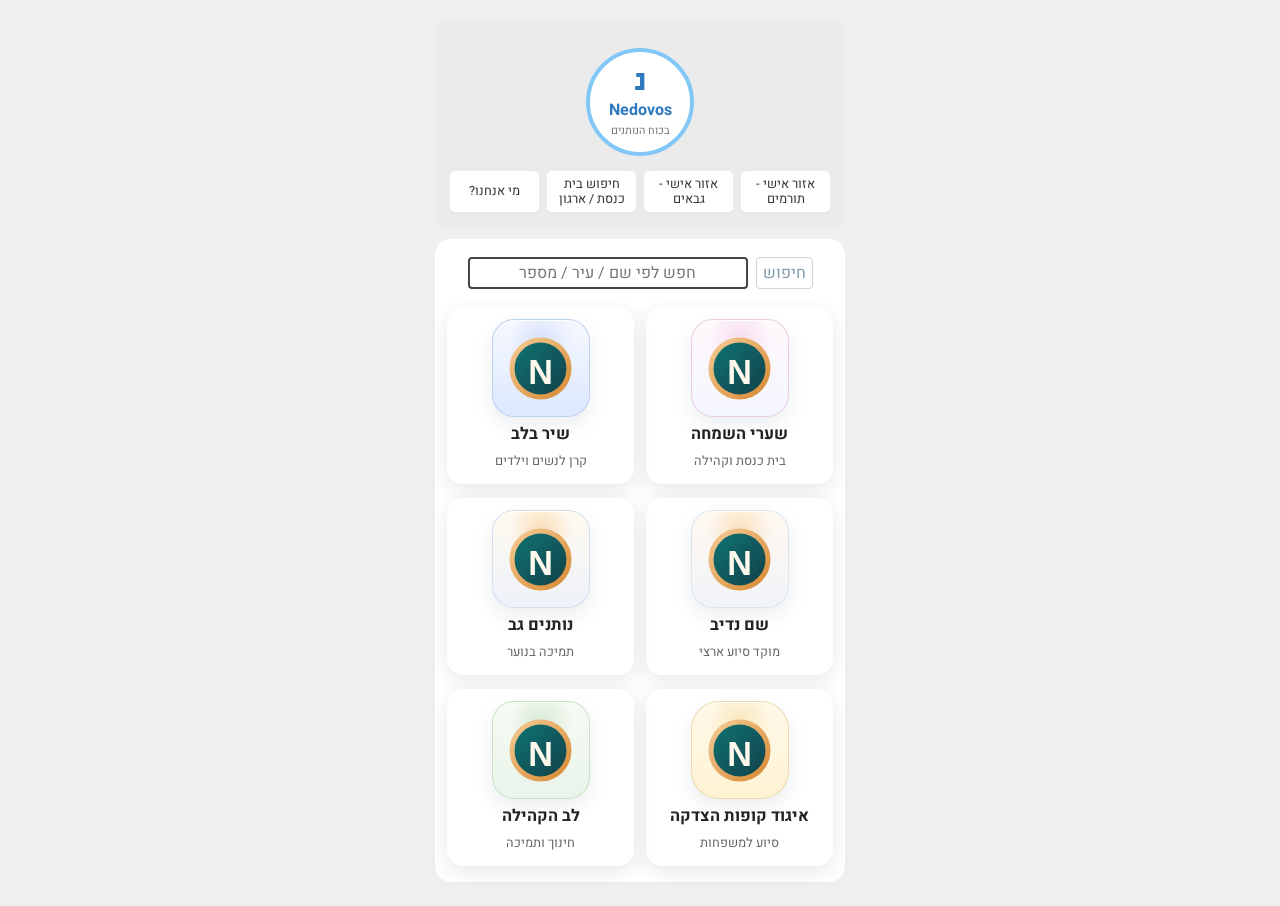
<file: index.html>
<!DOCTYPE html>
<html lang="he" dir="rtl">
<head>
  <meta charset="UTF-8">
  <meta name="viewport" content="width=device-width, initial-scale=1.0">
  <title>Nedovos | דף הבית</title>
  <link rel="preconnect" href="https://fonts.googleapis.com">
  <link rel="preconnect" href="https://fonts.gstatic.com" crossorigin>
  <link href="https://fonts.googleapis.com/css2?family=Heebo:wght@400;500;700;800&family=Secular+One&display=swap" rel="stylesheet">
  <link rel="stylesheet" href="assets/styles.css">
  <link rel="icon" type="image/svg+xml" href="assets/favicon.svg">
</head>
<body data-page="home">
  <div class="page-shell home-mobile-shell">
    <main class="home-mobile">
      <section class="home-top-card">
        <div class="home-brand-wrap">
          <div class="home-logo-circle">
            <span class="home-logo-mark">נ</span>
            <strong>Nedovos</strong>
            <small>בכוח הנותנים</small>
          </div>
        </div>

        <div class="home-pills">
          <a href="donor-portal.html" class="home-pill">אזור אישי - תורמים</a>
          <a href="admin.html" class="home-pill">אזור אישי - גבאים</a>
          <a href="donate.html" class="home-pill">חיפוש בית כנסת / ארגון</a>
          <a href="donate.html" class="home-pill">מי אנחנו?</a>
        </div>
      </section>

      <section class="home-content-card">
        <form class="home-search-row">
          <button type="button" class="home-search-button">חיפוש</button>
          <input type="text" placeholder="חפש לפי שם / עיר / מספר">
        </form>

        <div class="home-grid">
          <a href="online/?mosad=1" class="home-app-card">
            <div class="home-app-logo logo-shaarei"></div>
            <strong>שערי השמחה</strong>
            <small>בית כנסת וקהילה</small>
          </a>

          <a href="online/?mosad=2" class="home-app-card">
            <div class="home-app-logo logo-shir"></div>
            <strong>שיר בלב</strong>
            <small>קרן לנשים וילדים</small>
          </a>

          <a href="online/?mosad=3" class="home-app-card">
            <div class="home-app-logo logo-chesed"></div>
            <strong>שם נדיב</strong>
            <small>מוקד סיוע ארצי</small>
          </a>

          <a href="online/?mosad=4" class="home-app-card">
            <div class="home-app-logo logo-youth"></div>
            <strong>נותנים גב</strong>
            <small>תמיכה בנוער</small>
          </a>

          <a href="online/?mosad=5" class="home-app-card">
            <div class="home-app-logo logo-union"></div>
            <strong>איגוד קופות הצדקה</strong>
            <small>סיוע למשפחות</small>
          </a>

          <a href="online/?mosad=6" class="home-app-card">
            <div class="home-app-logo logo-school"></div>
            <strong>לב הקהילה</strong>
            <small>חינוך ותמיכה</small>
          </a>
        </div>
      </section>
    </main>
  </div>

  <script src="assets/app.js"></script>
  <script src="assets/dev-reload.js"></script>
</body>
</html>
</file>
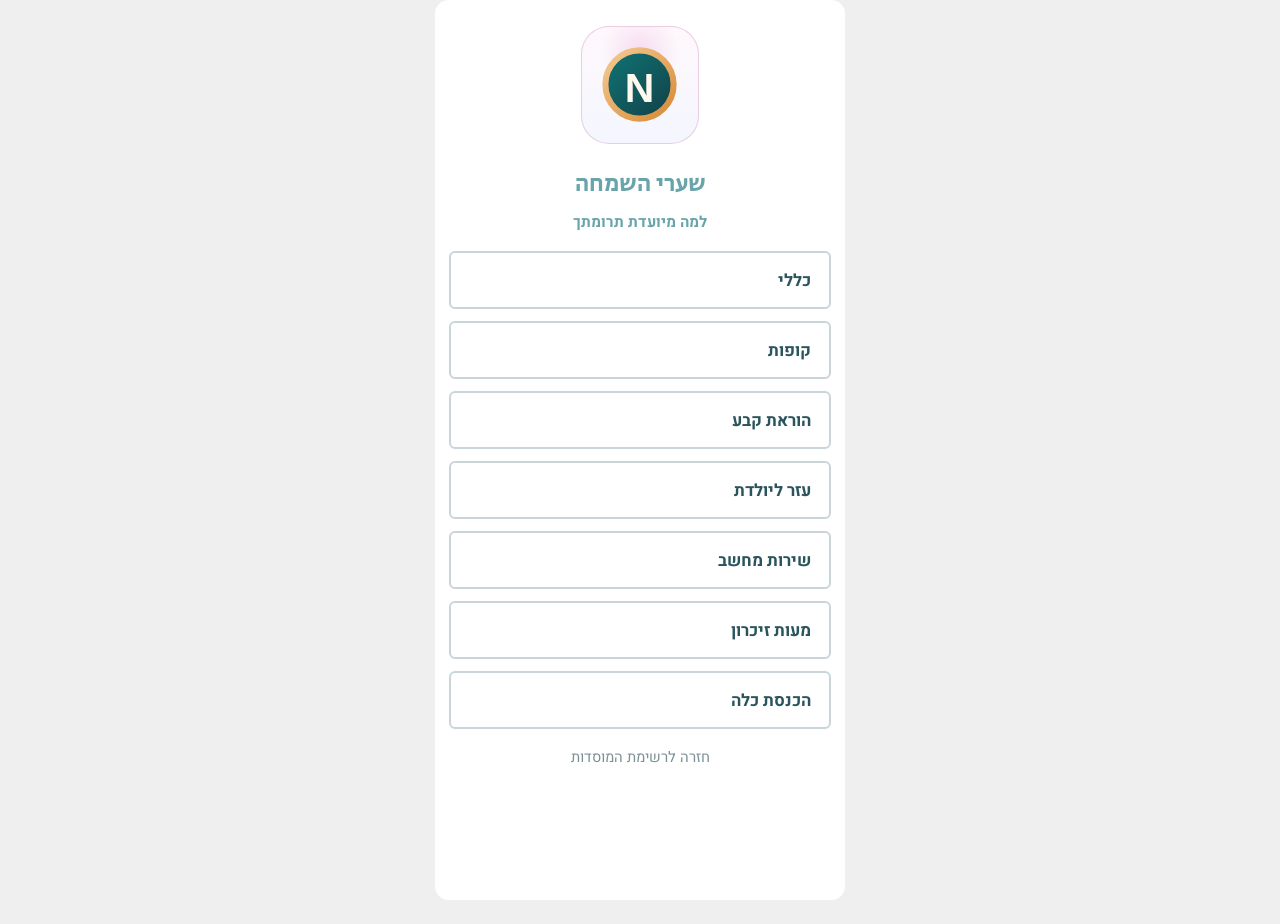
<file: online/index.html>
<!DOCTYPE html>
<html lang="he" dir="rtl">
<head>
  <meta charset="UTF-8">
  <meta name="viewport" content="width=device-width, initial-scale=1.0">
  <title>Nedovos | עמוד מוסד</title>
  <link rel="preconnect" href="https://fonts.googleapis.com">
  <link rel="preconnect" href="https://fonts.gstatic.com" crossorigin>
  <link href="https://fonts.googleapis.com/css2?family=Heebo:wght@400;500;700;800&family=Secular+One&display=swap" rel="stylesheet">
  <link rel="stylesheet" href="../assets/styles.css">
  <link rel="icon" type="image/svg+xml" href="../assets/favicon.svg">
</head>
<body data-page="online">
  <div class="page-shell online-shell">
    <main class="online-page">
      <section class="online-card">
        <div id="online-mosad-logo" class="online-mosad-logo"></div>
        <h1 id="online-mosad-name" class="online-mosad-name">טוען מוסד...</h1>
        <p id="online-mosad-subtitle" class="online-mosad-subtitle"></p>

        <div id="online-options" class="online-options"></div>

        <a class="online-back-link" href="../">חזרה לרשימת המוסדות</a>
      </section>
    </main>
  </div>

  <script src="../assets/app.js"></script>
  <script src="../assets/dev-reload.js"></script>
</body>
</html>
</file>
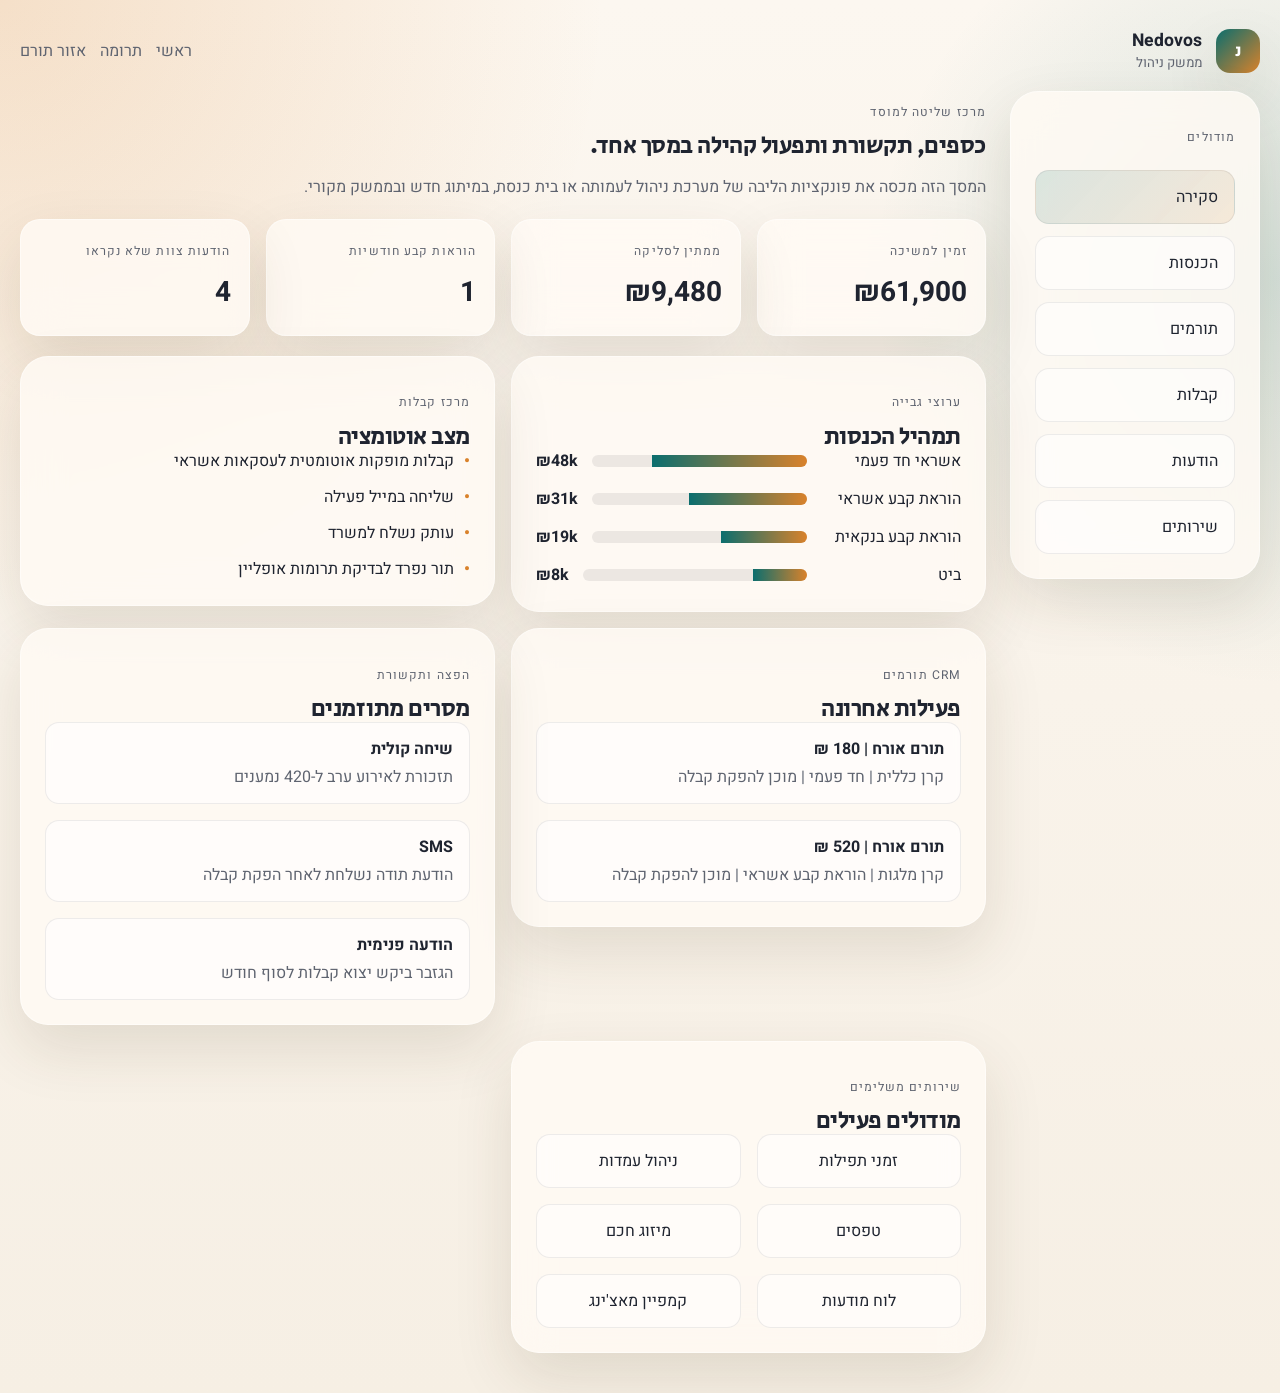
<file: admin.html>
<!DOCTYPE html>
<html lang="he" dir="rtl">
<head>
  <meta charset="UTF-8">
  <meta name="viewport" content="width=device-width, initial-scale=1.0">
  <title>Nedovos | ממשק ניהול</title>
  <link rel="preconnect" href="https://fonts.googleapis.com">
  <link rel="preconnect" href="https://fonts.gstatic.com" crossorigin>
  <link href="https://fonts.googleapis.com/css2?family=Heebo:wght@400;500;700;800&family=Secular+One&display=swap" rel="stylesheet">
  <link rel="stylesheet" href="assets/styles.css">
  <link rel="icon" type="image/svg+xml" href="assets/favicon.svg">
</head>
<body data-page="admin">
  <div class="page-shell">
    <header class="site-header compact">
      <a class="brand" href="index.html">
        <span class="brand-mark">נ</span>
        <span>
          <strong>Nedovos</strong>
          <small>ממשק ניהול</small>
        </span>
      </a>
      <nav class="site-nav">
        <a href="index.html">ראשי</a>
        <a href="donate.html">תרומה</a>
        <a href="donor-portal.html">אזור תורם</a>
      </nav>
    </header>

    <main class="admin-layout">
      <aside class="admin-sidebar glass">
        <p class="eyebrow">מודולים</p>
        <a class="sidebar-link active" href="#overview">סקירה</a>
        <a class="sidebar-link" href="#revenue">הכנסות</a>
        <a class="sidebar-link" href="#donors">תורמים</a>
        <a class="sidebar-link" href="#receipts">קבלות</a>
        <a class="sidebar-link" href="#messages">הודעות</a>
        <a class="sidebar-link" href="#services">שירותים</a>
      </aside>

      <section class="admin-main">
        <div class="section-heading tight" id="overview">
          <p class="eyebrow">מרכז שליטה למוסד</p>
          <h1>כספים, תקשורת ותפעול קהילה במסך אחד.</h1>
          <p>המסך הזה מכסה את פונקציות הליבה של מערכת ניהול לעמותה או בית כנסת, במיתוג חדש ובממשק מקורי.</p>
        </div>

        <div class="kpi-row">
          <article class="kpi-card glass">
            <span>זמין למשיכה</span>
            <strong>&#8362;61,900</strong>
          </article>
          <article class="kpi-card glass">
            <span>ממתין לסליקה</span>
            <strong>&#8362;9,480</strong>
          </article>
          <article class="kpi-card glass">
            <span>הוראות קבע חודשיות</span>
            <strong id="admin-recurring-count">0</strong>
          </article>
          <article class="kpi-card glass">
            <span>הודעות צוות שלא נקראו</span>
            <strong>4</strong>
          </article>
        </div>

        <section class="admin-grid">
          <article class="glass data-panel" id="revenue">
            <div class="panel-header">
              <div>
                <p class="eyebrow">ערוצי גבייה</p>
                <h2>תמהיל הכנסות</h2>
              </div>
            </div>
            <div class="bar-stack">
              <div class="bar-row"><span>אשראי חד פעמי</span><div><i style="width:72%"></i></div><strong>&#8362;48k</strong></div>
              <div class="bar-row"><span>הוראת קבע אשראי</span><div><i style="width:55%"></i></div><strong>&#8362;31k</strong></div>
              <div class="bar-row"><span>הוראת קבע בנקאית</span><div><i style="width:40%"></i></div><strong>&#8362;19k</strong></div>
              <div class="bar-row"><span>ביט</span><div><i style="width:24%"></i></div><strong>&#8362;8k</strong></div>
            </div>
          </article>

          <article class="glass data-panel" id="receipts">
            <p class="eyebrow">מרכז קבלות</p>
            <h2>מצב אוטומציה</h2>
            <ul class="check-list compact-list">
              <li>קבלות מופקות אוטומטית לעסקאות אשראי</li>
              <li>שליחה במייל פעילה</li>
              <li>עותק נשלח למשרד</li>
              <li>תור נפרד לבדיקת תרומות אופליין</li>
            </ul>
          </article>

          <article class="glass data-panel" id="donors">
            <div class="panel-header">
              <div>
                <p class="eyebrow">CRM תורמים</p>
                <h2>פעילות אחרונה</h2>
              </div>
            </div>
            <div id="admin-donors" class="table-list"></div>
          </article>

          <article class="glass data-panel" id="messages">
            <p class="eyebrow">הפצה ותקשורת</p>
            <h2>מסרים מתוזמנים</h2>
            <div class="feed-list">
              <article class="feed-item">
                <strong>שיחה קולית</strong>
                <span>תזכורת לאירוע ערב ל-420 נמענים</span>
              </article>
              <article class="feed-item">
                <strong>SMS</strong>
                <span>הודעת תודה נשלחת לאחר הפקת קבלה</span>
              </article>
              <article class="feed-item">
                <strong>הודעה פנימית</strong>
                <span>הגזבר ביקש יצוא קבלות לסוף חודש</span>
              </article>
            </div>
          </article>

          <article class="glass data-panel" id="services">
            <p class="eyebrow">שירותים משלימים</p>
            <h2>מודולים פעילים</h2>
            <div class="service-pills">
              <span>זמני תפילות</span>
              <span>ניהול עמדות</span>
              <span>טפסים</span>
              <span>מיזוג חכם</span>
              <span>לוח מודעות</span>
              <span>קמפיין מאצ'ינג</span>
            </div>
          </article>
        </section>
      </section>
    </main>
  </div>

  <script src="assets/app.js"></script>
  <script src="assets/dev-reload.js"></script>
</body>
</html>
</file>
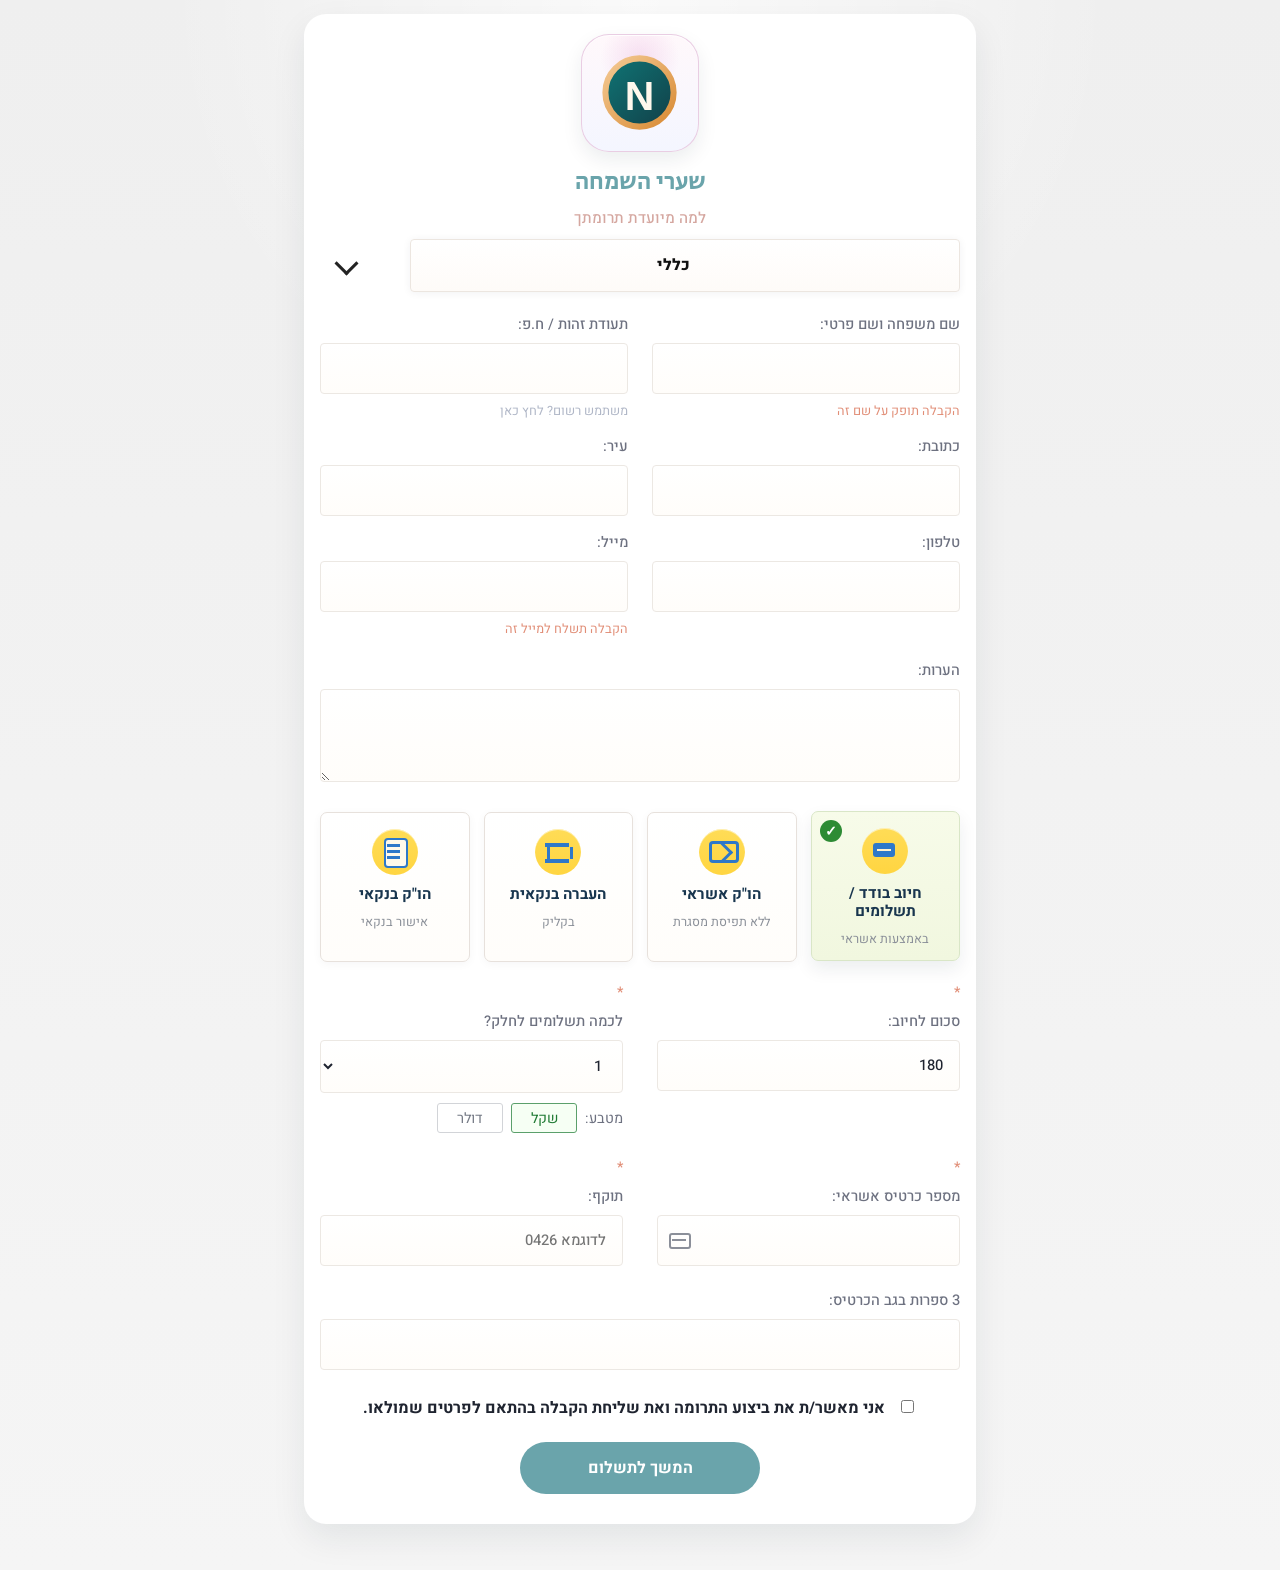
<file: donate.html>
<!DOCTYPE html>
<html lang="he" dir="rtl">
<head>
  <meta charset="UTF-8">
  <meta name="viewport" content="width=device-width, initial-scale=1.0">
  <title>Nedovos | טופס תרומה</title>
  <link rel="preconnect" href="https://fonts.googleapis.com">
  <link rel="preconnect" href="https://fonts.gstatic.com" crossorigin>
  <link href="https://fonts.googleapis.com/css2?family=Heebo:wght@400;500;700;800&family=Secular+One&display=swap" rel="stylesheet">
  <link rel="stylesheet" href="assets/styles.css">
  <link rel="icon" type="image/svg+xml" href="assets/favicon.svg">
</head>
<body data-page="donate">
  <div class="page-shell donate-flow-shell">
    <main class="donate-flow-page">
      <section class="donate-flow-card">
        <div id="donate-mosad-logo" class="donate-mosad-logo home-app-logo"></div>
        <h1 id="donate-mosad-name" class="donate-mosad-name">טוען מוסד...</h1>
        <p id="donate-mosad-subtitle" class="donate-mosad-subtitle">למה מיועדת תרומתך</p>

        <form id="donation-form" class="donate-entry-form">
          <input type="hidden" name="campaign">
          <input type="hidden" name="amount" value="180">

          <div class="donate-purpose-block">
            <label class="donate-purpose-label" for="purpose-select">למה מיועדת תרומתך</label>
            <div class="donate-purpose-select-wrap">
              <select id="purpose-select" class="donate-purpose-select"></select>
            </div>
          </div>

          <div class="donate-grid">
            <label>
              שם משפחה ושם פרטי:
              <input type="text" name="name" required>
              <small class="field-note field-note-accent">הקבלה תופק על שם זה</small>
            </label>
            <label>
              תעודת זהות / ח.פ:
              <input type="text" name="identity">
              <small class="field-note">משתמש רשום? לחץ כאן</small>
            </label>

            <label>
              כתובת:
              <input type="text" name="address">
            </label>
            <label>
              עיר:
              <input type="text" name="city">
            </label>

            <label>
              טלפון:
              <input type="tel" name="phone" required>
            </label>
            <label>
              מייל:
              <input type="email" name="email">
              <small class="field-note field-note-accent">הקבלה תשלח למייל זה</small>
            </label>
          </div>

          <label class="full-width-field">
            הערות:
            <textarea name="notes" rows="3"></textarea>
          </label>

          <div class="payment-methods-block">
            <div class="payment-methods-grid" role="tablist" aria-label="אמצעי תשלום">
              <button class="payment-card" data-method="bank" type="button">
                <span class="payment-checkmark" aria-hidden="true"></span>
                <span class="payment-icon payment-icon-bank"></span>
                <strong>העברה בנקאית</strong>
                <small>בקליק</small>
              </button>
              <button class="payment-card" data-method="recurring-card" type="button">
                <span class="payment-checkmark" aria-hidden="true"></span>
                <span class="payment-icon payment-icon-bankdoc"></span>
                <strong>הו"ק בנקאי</strong>
                <small>אישור בנקאי</small>
              </button>
              <button class="payment-card" data-method="bit" type="button">
                <span class="payment-checkmark" aria-hidden="true"></span>
                <span class="payment-icon payment-icon-bit"></span>
                <strong>הו"ק אשראי</strong>
                <small>ללא תפיסת מסגרת</small>
              </button>
              <button class="payment-card is-active" data-method="single" type="button">
                <span class="payment-checkmark" aria-hidden="true"></span>
                <span class="payment-icon payment-icon-card"></span>
                <strong>חיוב בודד / תשלומים</strong>
                <small>באמצעות אשראי</small>
              </button>
            </div>

            <div class="payment-detail-panels">
              <section class="payment-detail-panel is-active" data-panel="single">
                <div class="payment-form-grid">
                  <label>
                    <span class="required-mark">*</span>סכום לחיוב:
                    <input type="number" min="18" step="1" class="js-amount-input" value="180" required>
                  </label>
                  <div class="currency-field-wrap">
                    <label>
                      <span class="required-mark">*</span>לכמה תשלומים לחלק?
                      <select name="installments">
                        <option>1</option>
                        <option>2</option>
                        <option>3</option>
                        <option>6</option>
                        <option>12</option>
                      </select>
                    </label>
                    <div class="currency-toggle">
                      <span>מטבע:</span>
                      <button type="button" class="currency-chip is-active">שקל</button>
                      <button type="button" class="currency-chip">דולר</button>
                    </div>
                  </div>

                  <label>
                    <span class="required-mark">*</span>מספר כרטיס אשראי:
                    <div class="input-with-icon">
                      <span class="card-inline-icon" aria-hidden="true"></span>
                      <input type="text" name="cardNumber" placeholder="">
                    </div>
                  </label>
                  <label>
                    <span class="required-mark">*</span>תוקף:
                    <input type="text" name="cardExpiry" placeholder="לדוגמא 0426">
                  </label>

                  <label class="payment-form-span-2">
                    3 ספרות בגב הכרטיס:
                    <input type="text" name="cardCvv">
                  </label>
                </div>
              </section>

              <section class="payment-detail-panel" data-panel="bit">
                <div class="payment-form-grid">
                  <label>
                    <span class="required-mark">*</span>סכום לחיוב:
                    <input type="number" min="18" step="1" class="js-amount-input" value="180">
                  </label>
                  <label>
                    <span class="required-mark">*</span>יום חיוב חודשי:
                    <select name="billingDay">
                      <option>1</option>
                      <option>5</option>
                      <option>10</option>
                      <option>15</option>
                      <option>20</option>
                      <option>25</option>
                      <option>28</option>
                    </select>
                  </label>

                  <label>
                    שם בעל הכרטיס:
                    <input type="text" name="cardHolderName" placeholder="">
                  </label>
                  <label>
                    <span class="required-mark">*</span>מספר כרטיס אשראי:
                    <div class="input-with-icon">
                      <span class="card-inline-icon" aria-hidden="true"></span>
                      <input type="text" name="recurringCardNumber" placeholder="">
                    </div>
                  </label>

                  <label>
                    <span class="required-mark">*</span>תוקף:
                    <input type="text" name="recurringCardExpiry" placeholder="0426">
                  </label>

                  <label>
                    3 ספרות בגב הכרטיס:
                    <input type="text" name="recurringCardCvv">
                  </label>
                  <label>
                    הערת מסלול:
                    <input type="text" name="bitRef" placeholder="ללא תפיסת מסגרת">
                  </label>
                </div>
              </section>

              <section class="payment-detail-panel" data-panel="recurring-card">
                <div class="payment-form-grid">
                  <label>
                    <span class="required-mark">*</span>סכום לחיוב חודשי:
                    <input type="number" min="18" step="1" class="js-amount-input" value="180">
                  </label>
                  <label>
                    <span class="required-mark">*</span>יום חיוב חודשי:
                    <select name="billingDayRecurring">
                      <option>1</option>
                      <option>5</option>
                      <option>10</option>
                      <option>15</option>
                      <option>20</option>
                      <option>25</option>
                      <option>28</option>
                    </select>
                  </label>

                  <label>
                    שם בעל החשבון:
                    <input type="text" name="bankOwnerName" placeholder="">
                  </label>
                  <label>
                    תעודת זהות בעל החשבון:
                    <input type="text" name="bankOwnerIdentity" placeholder="">
                  </label>

                  <label>
                    בנק / סניף:
                    <input type="text" name="bankBranch" placeholder="בנק / סניף">
                  </label>
                  <label>
                    מספר חשבון:
                    <input type="text" name="bankAccountRecurring" placeholder="">
                  </label>

                  <label class="payment-form-span-2">
                    הערת מסלול:
                    <input type="text" name="recurringNote" placeholder="פרטי הרשאה בנקאית">
                  </label>
                </div>
              </section>

              <section class="payment-detail-panel" data-panel="bank">
                <div class="payment-form-grid">
                  <label>
                    <span class="required-mark">*</span>סכום להעברה:
                    <input type="number" min="18" step="1" class="js-amount-input" value="180">
                  </label>
                  <label>
                    שם החשבון:
                    <input type="text" name="bankTransferOwner" placeholder="">
                  </label>

                  <label>
                    בנק:
                    <input type="text" name="bankName" placeholder="">
                  </label>
                  <label>
                    סניף:
                    <input type="text" name="bankBranchTransfer" placeholder="">
                  </label>

                  <label>
                    מספר חשבון:
                    <input type="text" name="bankAccount" placeholder="">
                  </label>
                  <label>
                    אסמכתא / איש קשר:
                    <input type="text" name="bankContact" placeholder="שם איש קשר לביצוע ההעברה">
                  </label>
                </div>
              </section>
            </div>
          </div>

          <label class="checkbox-row donate-check-row">
            <input type="checkbox" name="terms" required>
            <span>אני מאשר/ת את ביצוע התרומה ואת שליחת הקבלה בהתאם לפרטים שמולאו.</span>
          </label>

          <button class="button donate-submit-button" type="submit">המשך לתשלום</button>
        </form>
      </section>
    </main>
  </div>

  <div id="toast" class="toast" aria-live="polite"></div>

  <script src="assets/app.js"></script>
  <script src="assets/dev-reload.js"></script>
</body>
</html>
</file>
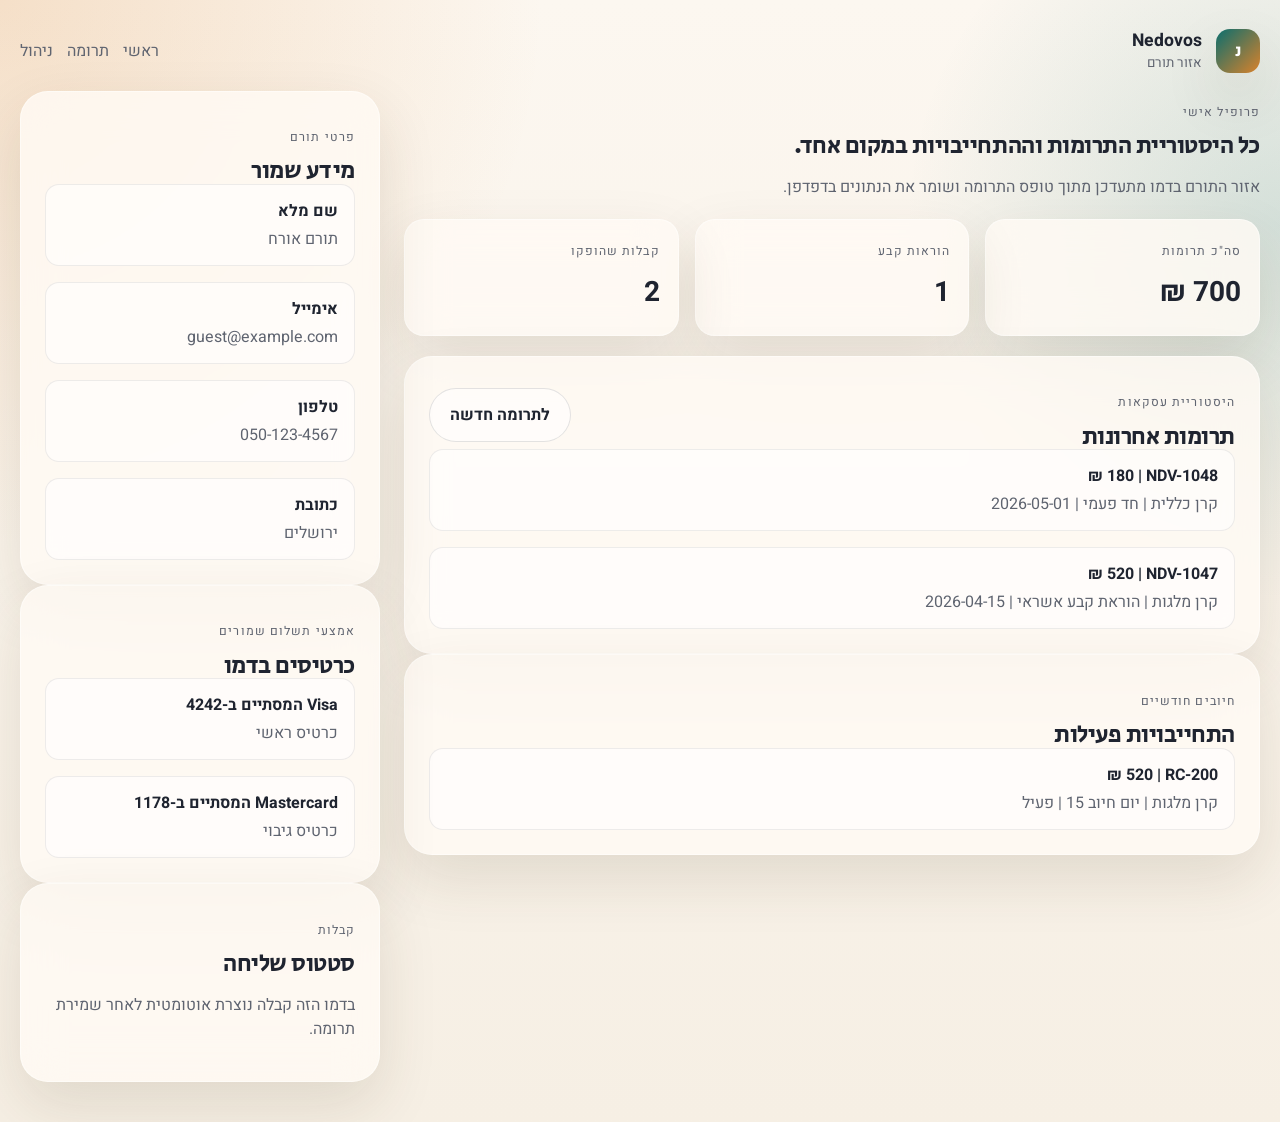
<file: donor-portal.html>
<!DOCTYPE html>
<html lang="he" dir="rtl">
<head>
  <meta charset="UTF-8">
  <meta name="viewport" content="width=device-width, initial-scale=1.0">
  <title>Nedovos | אזור תורם</title>
  <link rel="preconnect" href="https://fonts.googleapis.com">
  <link rel="preconnect" href="https://fonts.gstatic.com" crossorigin>
  <link href="https://fonts.googleapis.com/css2?family=Heebo:wght@400;500;700;800&family=Secular+One&display=swap" rel="stylesheet">
  <link rel="stylesheet" href="assets/styles.css">
  <link rel="icon" type="image/svg+xml" href="assets/favicon.svg">
</head>
<body data-page="portal">
  <div class="page-shell">
    <header class="site-header compact">
      <a class="brand" href="index.html">
        <span class="brand-mark">נ</span>
        <span>
          <strong>Nedovos</strong>
          <small>אזור תורם</small>
        </span>
      </a>
      <nav class="site-nav">
        <a href="index.html">ראשי</a>
        <a href="donate.html">תרומה</a>
        <a href="admin.html">ניהול</a>
      </nav>
    </header>

    <main class="dashboard-layout">
      <section class="dashboard-main">
        <div class="section-heading tight">
          <p class="eyebrow">פרופיל אישי</p>
          <h1>כל היסטוריית התרומות וההתחייבויות במקום אחד.</h1>
          <p>אזור התורם בדמו מתעדכן מתוך טופס התרומה ושומר את הנתונים בדפדפן.</p>
        </div>

        <div class="kpi-row">
          <article class="kpi-card glass">
            <span>סה"כ תרומות</span>
            <strong id="portal-total">&#8362;0</strong>
          </article>
          <article class="kpi-card glass">
            <span>הוראות קבע</span>
            <strong id="portal-recurring">0</strong>
          </article>
          <article class="kpi-card glass">
            <span>קבלות שהופקו</span>
            <strong id="portal-receipts">0</strong>
          </article>
        </div>

        <section class="glass data-panel">
          <div class="panel-header">
            <div>
              <p class="eyebrow">היסטוריית עסקאות</p>
              <h2>תרומות אחרונות</h2>
            </div>
            <a class="button button-ghost" href="donate.html">לתרומה חדשה</a>
          </div>
          <div id="portal-history" class="table-list"></div>
        </section>

        <section class="glass data-panel">
          <div class="panel-header">
            <div>
              <p class="eyebrow">חיובים חודשיים</p>
              <h2>התחייבויות פעילות</h2>
            </div>
          </div>
          <div id="portal-recurring-list" class="table-list"></div>
        </section>
      </section>

      <aside class="dashboard-side">
        <section class="glass data-panel">
          <p class="eyebrow">פרטי תורם</p>
          <h2>מידע שמור</h2>
          <div id="portal-profile" class="profile-block"></div>
        </section>

        <section class="glass data-panel">
          <p class="eyebrow">אמצעי תשלום שמורים</p>
          <h2>כרטיסים בדמו</h2>
          <div class="saved-cards">
            <article class="saved-card">
              <strong>Visa המסתיים ב-4242</strong>
              <span>כרטיס ראשי</span>
            </article>
            <article class="saved-card">
              <strong>Mastercard המסתיים ב-1178</strong>
              <span>כרטיס גיבוי</span>
            </article>
          </div>
        </section>

        <section class="glass data-panel">
          <p class="eyebrow">קבלות</p>
          <h2>סטטוס שליחה</h2>
          <p class="muted">בדמו הזה קבלה נוצרת אוטומטית לאחר שמירת תרומה.</p>
        </section>
      </aside>
    </main>
  </div>

  <script src="assets/app.js"></script>
  <script src="assets/dev-reload.js"></script>
</body>
</html>
</file>
<file: assets/styles.css>
:root {
  --bg: #f6efe4;
  --surface: rgba(255, 251, 245, 0.82);
  --ink: #1f2430;
  --muted: #5f6470;
  --line: rgba(31, 36, 48, 0.12);
  --brand: #0b6e6e;
  --brand-deep: #13424a;
  --accent: #d9822b;
  --shadow: 0 24px 60px rgba(64, 46, 20, 0.12);
  --radius-xl: 28px;
  --radius-lg: 20px;
  --radius-md: 14px;
  --radius-sm: 10px;
}

* {
  box-sizing: border-box;
}

html {
  scroll-behavior: smooth;
}

body {
  margin: 0;
  font-family: "Heebo", sans-serif;
  color: var(--ink);
  background:
    radial-gradient(circle at top left, rgba(217, 130, 43, 0.2), transparent 32%),
    radial-gradient(circle at right 20%, rgba(11, 110, 110, 0.16), transparent 24%),
    linear-gradient(180deg, #fcf7f0 0%, var(--bg) 100%);
  min-height: 100vh;
}

a {
  color: inherit;
  text-decoration: none;
}

button,
input,
select,
textarea {
  font: inherit;
}

input,
select,
textarea {
  direction: rtl;
}

.page-shell {
  width: min(1240px, calc(100% - 32px));
  margin: 0 auto;
  padding: 20px 0 40px;
}

.site-header {
  display: flex;
  align-items: center;
  justify-content: space-between;
  gap: 18px;
  padding: 8px 0 22px;
}

.site-header.compact {
  padding-bottom: 18px;
}

.brand {
  display: inline-flex;
  align-items: center;
  gap: 14px;
}

.brand strong,
.brand small {
  display: block;
}

.brand strong {
  font-size: 1.1rem;
}

.brand small {
  color: var(--muted);
}

.brand-mark {
  width: 44px;
  height: 44px;
  border-radius: 14px;
  display: grid;
  place-items: center;
  color: white;
  font-weight: 800;
  background: linear-gradient(135deg, var(--brand), var(--accent));
  box-shadow: var(--shadow);
}

.site-nav {
  display: flex;
  align-items: center;
  gap: 14px;
  flex-wrap: wrap;
}

.site-nav a {
  color: var(--muted);
}

.button {
  display: inline-flex;
  align-items: center;
  justify-content: center;
  border: 0;
  cursor: pointer;
  border-radius: 999px;
  padding: 14px 20px;
  background: linear-gradient(135deg, var(--brand), var(--brand-deep));
  color: white;
  font-weight: 700;
  box-shadow: var(--shadow);
  text-align: center;
}

.button-secondary,
.button-ghost {
  background: rgba(255, 255, 255, 0.55);
  color: var(--ink);
  border: 1px solid var(--line);
  box-shadow: none;
}

.button.wide {
  width: 100%;
}

.hero {
  display: grid;
  grid-template-columns: 1.1fr 0.9fr;
  gap: 24px;
  align-items: center;
  min-height: 72vh;
}

.hero h1,
.section-heading h2,
.section-heading h1,
.summary-card h2,
.data-panel h2 {
  font-family: "Secular One", sans-serif;
  font-weight: 400;
  line-height: 1.08;
  letter-spacing: -0.02em;
  margin: 0;
}

.hero h1 {
  font-size: clamp(2.5rem, 4.8vw, 4.7rem);
}

.hero-text,
.section-heading p,
.muted,
.feature-card p,
.split-copy p,
.ops-row span,
.feed-item span,
.table-row span,
.saved-card span,
.profile-item span {
  color: var(--muted);
}

.hero-actions,
.hero-metrics,
.kpi-row {
  display: flex;
  gap: 16px;
  flex-wrap: wrap;
}

.hero-actions {
  margin: 28px 0;
}

.hero-metrics {
  list-style: none;
  padding: 0;
  margin: 28px 0 0;
}

.hero-metrics li {
  min-width: 130px;
}

.hero-metrics strong {
  display: block;
  font-size: 1.8rem;
}

.glass,
.feature-card,
.kpi-card,
.data-panel,
.summary-card,
.admin-sidebar,
.form-panel {
  background: var(--surface);
  border: 1px solid rgba(255, 255, 255, 0.45);
  backdrop-filter: blur(20px);
  box-shadow: var(--shadow);
}

.hero-panel,
.form-panel,
.summary-card,
.feature-card,
.data-panel,
.admin-sidebar {
  border-radius: var(--radius-xl);
  padding: 24px;
}

.panel-topline,
.panel-header {
  display: flex;
  justify-content: space-between;
  gap: 16px;
  align-items: center;
}

.hero-card-grid,
.feature-grid,
.admin-grid,
.stack-form,
.summary-panel,
.saved-cards,
.service-pills,
.feed-list,
.table-list,
.profile-block {
  display: grid;
  gap: 16px;
}

.hero-card-grid {
  grid-template-columns: repeat(2, minmax(0, 1fr));
  margin-top: 22px;
}

.feature-grid {
  grid-template-columns: repeat(4, minmax(0, 1fr));
}

.stat-card,
.feature-card,
.kpi-card {
  border-radius: var(--radius-lg);
  padding: 18px;
}

.stat-card span,
.kpi-card span,
.eyebrow {
  text-transform: uppercase;
  letter-spacing: 0.09em;
  font-size: 0.76rem;
  color: var(--muted);
}

.stat-card strong,
.kpi-card strong {
  display: block;
  margin: 10px 0 4px;
  font-size: 1.75rem;
}

.accent-sun {
  background: linear-gradient(180deg, #fff4d4, #f9e6ae);
}

.accent-sea {
  background: linear-gradient(180deg, #dff6f4, #bfe5e0);
}

.accent-earth {
  background: linear-gradient(180deg, #fde7d7, #f6d0b4);
}

.accent-slate {
  background: linear-gradient(180deg, #e7ebf6, #d4dded);
}

.section {
  padding: 44px 0 14px;
}

.section-heading {
  max-width: 760px;
  margin-bottom: 24px;
}

.section-heading.tight {
  margin-bottom: 20px;
}

.split-section,
.two-column-layout,
.dashboard-layout,
.admin-layout {
  display: grid;
  gap: 24px;
}

.split-section {
  grid-template-columns: 1fr 0.92fr;
  align-items: center;
}

.check-list,
.compact-list {
  list-style: none;
  padding: 0;
  margin: 0;
  display: grid;
  gap: 12px;
}

.check-list li::before {
  content: "•";
  color: var(--accent);
  font-weight: 800;
  margin-left: 10px;
}

.ops-board {
  display: grid;
  gap: 14px;
}

.ops-row {
  display: flex;
  align-items: center;
  justify-content: space-between;
  background: rgba(255, 255, 255, 0.6);
  padding: 16px 18px;
  border-radius: var(--radius-md);
}

.cta-strip {
  display: flex;
  justify-content: space-between;
  gap: 24px;
  align-items: center;
  border-top: 1px solid var(--line);
  margin-top: 24px;
}

.two-column-layout {
  grid-template-columns: minmax(0, 1.08fr) minmax(300px, 0.78fr);
  align-items: start;
}

.field-grid {
  display: grid;
  grid-template-columns: repeat(2, minmax(0, 1fr));
  gap: 16px;
}

label {
  display: grid;
  gap: 8px;
  font-weight: 700;
}

input,
select,
textarea {
  width: 100%;
  border: 1px solid var(--line);
  background: rgba(255, 255, 255, 0.78);
  border-radius: var(--radius-sm);
  padding: 14px 16px;
  color: var(--ink);
}

textarea {
  resize: vertical;
}

.method-tabs {
  display: flex;
  gap: 10px;
  flex-wrap: wrap;
  margin-bottom: 18px;
}

.tab-button {
  padding: 12px 16px;
  border-radius: 999px;
  border: 1px solid var(--line);
  background: rgba(255, 255, 255, 0.55);
  cursor: pointer;
  white-space: nowrap;
}

.tab-button.active {
  background: var(--ink);
  color: white;
}

.method-panel {
  display: none;
}

.method-panel.is-active {
  display: grid;
}

.checkbox-row {
  display: flex;
  gap: 12px;
  align-items: flex-start;
}

.checkbox-row input {
  width: auto;
  margin-top: 4px;
}

.summary-list {
  margin: 16px 0 0;
  display: grid;
  gap: 12px;
}

.summary-list div {
  display: flex;
  justify-content: space-between;
  gap: 12px;
}

.feed-item,
.table-row,
.saved-card,
.profile-item,
.sidebar-link {
  border-radius: var(--radius-md);
  background: rgba(255, 255, 255, 0.58);
  border: 1px solid rgba(31, 36, 48, 0.08);
  padding: 14px 16px;
}

.feed-item strong,
.table-row strong,
.saved-card strong,
.profile-item strong {
  display: block;
  margin-bottom: 4px;
}

.toast {
  position: fixed;
  left: 20px;
  right: 20px;
  bottom: 20px;
  max-width: 420px;
  margin-inline: auto;
  padding: 14px 18px;
  border-radius: 14px;
  background: var(--ink);
  color: white;
  opacity: 0;
  transform: translateY(12px);
  pointer-events: none;
  transition: 180ms ease;
  text-align: center;
}

.toast.show {
  opacity: 1;
  transform: translateY(0);
}

.dashboard-layout {
  grid-template-columns: minmax(0, 1.18fr) 360px;
  align-items: start;
}

.kpi-row {
  margin-bottom: 20px;
}

.kpi-card {
  flex: 1 1 180px;
}

.admin-layout {
  grid-template-columns: 250px minmax(0, 1fr);
  align-items: start;
}

.admin-sidebar {
  position: sticky;
  top: 18px;
  display: grid;
  gap: 12px;
}

.sidebar-link.active {
  background: linear-gradient(135deg, rgba(11, 110, 110, 0.14), rgba(217, 130, 43, 0.12));
  color: var(--ink);
}

.admin-grid {
  grid-template-columns: repeat(2, minmax(0, 1fr));
  align-items: start;
}

.bar-stack {
  display: grid;
  gap: 14px;
}

.bar-row {
  display: grid;
  grid-template-columns: 140px 1fr auto;
  gap: 14px;
  align-items: center;
}

.bar-row div {
  height: 12px;
  background: rgba(31, 36, 48, 0.08);
  border-radius: 999px;
  overflow: hidden;
}

.bar-row i {
  display: block;
  height: 100%;
  background: linear-gradient(90deg, var(--brand), var(--accent));
}

.service-pills {
  grid-template-columns: repeat(2, minmax(0, 1fr));
}

.service-pills span {
  display: inline-flex;
  align-items: center;
  justify-content: center;
  padding: 14px 16px;
  background: rgba(255, 255, 255, 0.58);
  border-radius: var(--radius-md);
  border: 1px solid rgba(31, 36, 48, 0.08);
  text-align: center;
}

@media (max-width: 980px) {
  .hero,
  .split-section,
  .two-column-layout,
  .dashboard-layout,
  .admin-layout,
  .admin-grid,
  .feature-grid {
    grid-template-columns: 1fr;
  }

  .cta-strip,
  .site-header,
  .panel-header {
    align-items: flex-start;
    flex-direction: column;
  }

  .hero-card-grid,
  .field-grid,
  .service-pills {
    grid-template-columns: 1fr;
  }

  .admin-sidebar {
    position: static;
  }
}

@media (max-width: 720px) {
  .page-shell {
    width: min(100% - 18px, 1240px);
    padding-top: 12px;
  }

  .hero {
    min-height: auto;
    gap: 18px;
  }

  .hero h1 {
    font-size: 2.2rem;
  }

  .site-nav {
    width: 100%;
    overflow-x: auto;
    flex-wrap: nowrap;
    padding-bottom: 4px;
  }

  .site-nav a,
  .site-nav .button {
    flex: 0 0 auto;
  }

  .hero-actions {
    display: grid;
    grid-template-columns: 1fr;
    width: 100%;
  }

  .hero-actions .button {
    width: 100%;
  }

  .method-tabs {
    overflow-x: auto;
    flex-wrap: nowrap;
    padding-bottom: 4px;
  }

  .tab-button {
    flex: 0 0 auto;
  }

  .hero-panel,
  .form-panel,
  .summary-card,
  .feature-card,
  .data-panel,
  .admin-sidebar {
    padding: 18px;
    border-radius: 22px;
  }

  .bar-row {
    grid-template-columns: 1fr;
  }

  .summary-list div,
  .ops-row {
    flex-direction: column;
    align-items: flex-start;
  }
}

@media (max-width: 480px) {
  .hero h1 {
    font-size: 1.9rem;
  }

  .hero-metrics {
    display: grid;
    grid-template-columns: repeat(2, minmax(0, 1fr));
    gap: 12px;
  }

  .kpi-row {
    display: grid;
    grid-template-columns: 1fr;
  }

  .button,
  .tab-button {
    min-height: 48px;
  }
}

body[data-page="home"] {
  background: #efefef;
}

.home-mobile-shell {
  width: min(100%, 430px);
  padding: 10px 10px 24px;
}

.home-mobile {
  display: grid;
  gap: 12px;
}

.home-top-card {
  background: #ebebeb;
  border-radius: 14px;
  padding: 20px 14px 14px;
  min-height: 180px;
}

.home-brand-wrap {
  display: flex;
  justify-content: center;
  margin-top: 8px;
}

.home-logo-circle {
  width: 108px;
  height: 108px;
  border-radius: 999px;
  background: #fff;
  border: 4px solid #83c7f6;
  display: grid;
  place-items: center;
  text-align: center;
  padding: 12px;
}

.home-logo-mark {
  color: #2f79be;
  font-family: "Secular One", sans-serif;
  font-size: 2rem;
  line-height: 1;
}

.home-logo-circle strong {
  color: #2f79be;
  font-size: 1rem;
}

.home-logo-circle small {
  color: #777;
  font-size: 0.68rem;
}

.home-pills {
  display: grid;
  grid-template-columns: repeat(4, minmax(0, 1fr));
  gap: 6px;
  margin-top: 14px;
}

.home-pill {
  display: flex;
  align-items: center;
  justify-content: center;
  min-height: 34px;
  padding: 6px 8px;
  border-radius: 6px;
  background: #fff;
  color: #333;
  font-size: 0.8rem;
  line-height: 1.15;
  text-align: center;
  border: 1px solid #ececec;
  box-shadow: 0 1px 0 rgba(0, 0, 0, 0.04);
}

.home-content-card {
  background: #fff;
  border-radius: 16px;
  padding: 18px 12px 16px;
}

.home-search-row {
  display: flex;
  align-items: center;
  justify-content: center;
  gap: 8px;
  margin-bottom: 18px;
}

.home-search-row input {
  width: min(100%, 280px);
  height: 32px;
  border: 2px solid #444;
  background: #fff;
  border-radius: 4px;
  padding: 4px 10px;
  text-align: center;
}

.home-search-button {
  min-width: 46px;
  height: 32px;
  border: 1px solid #cfd5d8;
  background: #fff;
  color: #7d9aa8;
  border-radius: 4px;
  cursor: pointer;
}

.home-grid {
  display: grid;
  grid-template-columns: repeat(2, minmax(0, 1fr));
  gap: 14px 12px;
}

.home-app-card {
  display: grid;
  justify-items: center;
  align-content: start;
  gap: 8px;
  padding: 12px 10px 14px;
  border-radius: 16px;
  background: #fff;
  color: #222;
  box-shadow: 0 6px 20px rgba(18, 33, 52, 0.1);
  min-height: 166px;
}

.home-app-card strong {
  font-size: 1.02rem;
  line-height: 1.15;
  text-align: center;
}

.home-app-card small {
  color: #666;
  font-size: 0.8rem;
  text-align: center;
}

.home-app-logo {
  --tile-top: #fffdf8;
  --tile-bottom: #edf4fb;
  --tile-glow: rgba(244, 202, 148, 0.34);
  --tile-line: rgba(202, 214, 229, 0.95);
  width: 98px;
  height: 98px;
  border-radius: 22px;
  display: grid;
  place-items: center;
  text-align: center;
  overflow: hidden;
  background-image:
    url("./brand-mark.svg"),
    radial-gradient(circle at 50% 20%, var(--tile-glow), transparent 36%),
    linear-gradient(180deg, var(--tile-top) 0%, var(--tile-bottom) 100%);
  background-size: 84%, cover, cover;
  background-position: center, center, center;
  background-repeat: no-repeat, no-repeat, no-repeat;
  border: 1px solid var(--tile-line);
  box-shadow:
    inset 0 1px 0 rgba(255, 255, 255, 0.9),
    0 8px 20px rgba(15, 33, 52, 0.08);
}

.logo-shaarei {
  --tile-top: #fff8fb;
  --tile-bottom: #f4f6ff;
  --tile-glow: rgba(219, 129, 199, 0.22);
  --tile-line: rgba(232, 203, 226, 0.95);
}

.logo-shir {
  --tile-top: #f6f8ff;
  --tile-bottom: #dce8ff;
  --tile-glow: rgba(118, 154, 237, 0.22);
  --tile-line: rgba(185, 206, 241, 0.95);
}

.logo-chesed {
  --tile-top: #fff8ef;
  --tile-bottom: #f1f4fa;
  --tile-glow: rgba(241, 154, 39, 0.26);
  --tile-line: rgba(220, 226, 236, 0.95);
}

.logo-youth {
  --tile-top: #fffaf0;
  --tile-bottom: #eef2fa;
  --tile-glow: rgba(243, 152, 31, 0.28);
  --tile-line: rgba(212, 221, 236, 0.95);
}

.logo-union {
  --tile-top: #fff9ea;
  --tile-bottom: #fff3d4;
  --tile-glow: rgba(233, 188, 75, 0.28);
  --tile-line: rgba(235, 216, 164, 0.95);
  border-radius: 28px;
}

.logo-school {
  --tile-top: #f6fbf4;
  --tile-bottom: #e9f4ea;
  --tile-glow: rgba(133, 183, 127, 0.24);
  --tile-line: rgba(198, 224, 195, 0.95);
}

@media (min-width: 431px) {
  .home-mobile-shell {
    padding-top: 20px;
  }
}

body[data-page="online"] {
  background: #efefef;
}

.online-shell {
  width: min(100%, 430px);
  padding: 0 10px 24px;
}

.online-page {
  display: grid;
}

.online-card {
  background: #fff;
  border-radius: 14px;
  min-height: 100vh;
  padding: 20px 14px 28px;
  display: grid;
  justify-items: center;
  align-content: start;
}

.online-mosad-logo {
  width: 118px;
  height: 118px;
  margin-top: 6px;
  margin-bottom: 22px;
  border-radius: 28px;
  box-shadow: none;
}

.online-mosad-name {
  margin: 0;
  color: #6aa4ab;
  font-family: "Secular One", sans-serif;
  font-size: 1.5rem;
  font-weight: 400;
  text-align: center;
}

.online-mosad-subtitle {
  margin: 10px 0 18px;
  color: #6aa4ab;
  font-size: 0.95rem;
  font-weight: 700;
  text-align: center;
}

.online-options {
  width: 100%;
  display: grid;
  gap: 12px;
}

.online-option {
  min-height: 58px;
  border: 2px solid #cad5d9;
  border-radius: 6px;
  background: #fff;
  display: flex;
  align-items: center;
  justify-content: flex-start;
  padding: 0 18px;
  color: #2a555d;
  font-size: 1.05rem;
  font-weight: 700;
}

.online-back-link {
  margin-top: 18px;
  color: #7a9095;
  font-size: 0.92rem;
}

body[data-page="donate"] {
  background:
    radial-gradient(circle at top center, rgba(255, 255, 255, 0.75), transparent 28%),
    linear-gradient(180deg, #efefef 0%, #f5f5f5 100%);
}

.donate-flow-shell {
  width: min(100%, 700px);
  padding: 14px 14px 46px;
}

.donate-flow-page {
  display: grid;
}

.donate-flow-card {
  background: #ffffff;
  border-radius: 22px;
  box-shadow: 0 14px 34px rgba(18, 33, 52, 0.08);
  display: grid;
  justify-items: center;
  align-content: start;
  gap: 0;
  padding: 18px 16px 30px;
}

.donate-mosad-logo {
  width: 118px;
  height: 118px;
  margin-top: 2px;
  margin-bottom: 12px;
  border-radius: 28px;
}

.donate-mosad-name {
  margin: 0;
  color: #6aa4ab;
  font-family: "Secular One", sans-serif;
  font-size: 1.5rem;
  font-weight: 400;
  text-align: center;
}

.donate-mosad-subtitle {
  display: none;
  margin: 0;
  color: #d5a7a0;
  font-size: 0.95rem;
  font-weight: 500;
  text-align: center;
}

.donate-entry-form {
  width: 100%;
  display: grid;
  gap: 22px;
  max-width: 640px;
}

.donate-purpose-block {
  display: grid;
  gap: 10px;
  margin-top: 8px;
}

.donate-purpose-label {
  text-align: center;
  color: #d5a7a0;
  font-size: 0.95rem;
  font-weight: 500;
}

.donate-purpose-select-wrap {
  position: relative;
}

.donate-purpose-select-wrap::before {
  content: "";
  position: absolute;
  left: 18px;
  top: 50%;
  width: 14px;
  height: 14px;
  border-left: 3px solid #232323;
  border-bottom: 3px solid #232323;
  transform: translateY(-65%) rotate(-45deg);
  pointer-events: none;
}

.donate-purpose-select {
  width: 86%;
  margin-inline: auto;
  min-height: 50px;
  border: 1px solid #ece6e0;
  border-radius: 4px;
  background: linear-gradient(180deg, #ffffff 0%, #fefbf8 100%);
  text-align: center;
  font-size: 0.98rem;
  font-weight: 800;
  color: #111;
  appearance: none;
  padding-inline: 42px 20px;
  box-shadow: 0 1px 8px rgba(18, 33, 52, 0.06);
}

.donate-grid {
  display: grid;
  grid-template-columns: repeat(2, minmax(0, 1fr));
  gap: 16px 24px;
  align-items: start;
}

.donate-grid label,
.full-width-field {
  display: grid;
  gap: 8px;
  align-content: start;
  font-size: 0.92rem;
  color: #6d7180;
  font-weight: 500;
}

.donate-grid input,
.full-width-field input,
.full-width-field textarea,
.payment-detail-panel input,
.payment-detail-panel select {
  width: 100%;
  border: 1px solid #ece8e3;
  background: linear-gradient(180deg, #ffffff 0%, #fffdfa 100%);
  border-radius: 4px;
  min-height: 46px;
  box-shadow: inset 0 1px 0 rgba(255, 255, 255, 0.8);
}

.field-note {
  display: block;
  min-height: 1.1rem;
  font-size: 0.8rem;
  color: #b0b7c7;
  font-weight: 400;
}

.field-note-accent {
  color: #e18e77;
}

.full-width-field {
  grid-column: 1 / -1;
}

.full-width-field textarea {
  min-height: 90px;
}

.payment-methods-block {
  display: grid;
  gap: 18px;
  margin-top: 8px;
}

.payment-methods-grid {
  display: grid;
  grid-template-columns: repeat(4, minmax(0, 1fr));
  gap: 14px;
  align-items: stretch;
}

.payment-card {
  position: relative;
  border: 1px solid #e7e1dc;
  border-radius: 7px;
  background: linear-gradient(180deg, #ffffff 0%, #fffdfa 100%);
  min-height: 145px;
  padding: 16px 10px 12px;
  display: grid;
  justify-items: center;
  align-content: start;
  gap: 10px;
  cursor: pointer;
  text-align: center;
  transition: 140ms ease;
  box-shadow: 0 2px 10px rgba(18, 33, 52, 0.04);
}

.payment-card[data-method="bit"] {
  order: 2;
}

.payment-card[data-method="single"] {
  order: 1;
}

.payment-card[data-method="bank"] {
  order: 3;
}

.payment-card[data-method="recurring-card"] {
  order: 4;
}

.payment-card strong {
  font-size: 0.95rem;
  color: #18354e;
  line-height: 1.2;
}

.payment-card small {
  color: #8a8f98;
  font-size: 0.78rem;
}

.payment-card.is-active {
  border-color: #d9e6c7;
  background: linear-gradient(180deg, #f7fbe9 0%, #f1f7df 100%);
  box-shadow: 0 8px 18px rgba(18, 33, 52, 0.08);
  transform: translateY(-1px);
}

.payment-checkmark {
  position: absolute;
  top: 8px;
  left: 8px;
  width: 22px;
  height: 22px;
  border-radius: 999px;
  background: #2d8b34;
  display: none;
}

.payment-checkmark::before {
  content: "✓";
  position: absolute;
  inset: 0;
  display: grid;
  place-items: center;
  color: #fff;
  font-size: 0.9rem;
  font-weight: 800;
}

.payment-card.is-active .payment-checkmark {
  display: block;
}

.payment-icon {
  width: 46px;
  height: 46px;
  border-radius: 999px;
  background: linear-gradient(180deg, #ffdc56 0%, #ffd541 100%);
  position: relative;
  box-shadow: inset 0 1px 0 rgba(255, 255, 255, 0.55);
}

.payment-icon::before,
.payment-icon::after {
  content: "";
  position: absolute;
}

.payment-icon-card::before {
  width: 22px;
  height: 14px;
  background: #2e78c9;
  border-radius: 3px;
  top: 15px;
  left: 11px;
}

.payment-icon-card::after {
  width: 14px;
  height: 2px;
  background: #fff2d0;
  top: 21px;
  left: 15px;
}

.payment-icon-bit::before {
  width: 24px;
  height: 16px;
  border-radius: 4px;
  border: 3px solid #2e78c9;
  top: 12px;
  left: 10px;
}

.payment-icon-bit::after {
  width: 12px;
  height: 12px;
  border-right: 3px solid #2e78c9;
  border-bottom: 3px solid #2e78c9;
  transform: rotate(-45deg);
  top: 16px;
  left: 16px;
}

.payment-icon-bankdoc::before {
  width: 20px;
  height: 26px;
  background: #fff9ea;
  border: 2px solid #2e78c9;
  border-radius: 4px;
  top: 9px;
  left: 12px;
}

.payment-icon-bankdoc::after {
  width: 13px;
  height: 3px;
  background: #2e78c9;
  box-shadow: 0 6px 0 #2e78c9, 0 12px 0 #2e78c9;
  top: 15px;
  left: 15px;
}

.payment-icon-bank::before {
  width: 24px;
  height: 4px;
  background: #2e78c9;
  top: 14px;
  left: 10px;
  box-shadow: 0 16px 0 #2e78c9;
}

.payment-icon-bank::after {
  width: 20px;
  height: 12px;
  border-left: 3px solid #2e78c9;
  border-right: 3px solid #2e78c9;
  top: 18px;
  left: 12px;
}

.payment-detail-panels {
  display: grid;
  gap: 12px;
}

.payment-detail-panel {
  display: none;
}

.payment-detail-panel.is-active {
  display: block;
}

.payment-form-grid {
  display: grid;
  grid-template-columns: repeat(2, minmax(0, 1fr));
  gap: 24px 34px;
  margin-top: 2px;
  align-items: start;
}

.payment-form-grid-stacked {
  grid-template-columns: 1fr;
  gap: 24px;
}

.payment-form-row {
  display: grid;
  grid-template-columns: repeat(2, minmax(0, 1fr));
  gap: 24px 34px;
  align-items: start;
}

.payment-form-grid label,
.payment-placeholder-panel label {
  display: grid;
  gap: 8px;
  align-content: start;
  color: #6d7180;
  font-size: 0.92rem;
  font-weight: 500;
}

.payment-form-grid input,
.payment-form-grid select,
.payment-placeholder-panel input,
.payment-placeholder-panel select {
  width: 100%;
  min-height: 48px;
  border: 1px solid #ece8e3;
  border-radius: 4px;
  background: linear-gradient(180deg, #ffffff 0%, #fffdfa 100%);
}

.payment-form-span-2 {
  grid-column: span 2;
}

.required-mark {
  color: #e18e77;
  margin-left: 2px;
}

.currency-field-wrap {
  display: grid;
  gap: 10px;
  align-content: start;
}

.currency-toggle {
  display: flex;
  align-items: center;
  justify-content: flex-start;
  flex-wrap: wrap;
  gap: 8px;
  color: #6d7180;
  font-size: 0.9rem;
}

.currency-chip {
  min-width: 66px;
  min-height: 30px;
  border: 1px solid #d2d4d8;
  border-radius: 3px;
  background: #fff;
  color: #767b86;
  cursor: pointer;
}

.currency-chip.is-active {
  border-color: #5ba06b;
  color: #1f7a33;
  background: #f6fff4;
}

.input-with-icon {
  position: relative;
  width: 100%;
}

.input-with-icon input {
  padding-left: 44px;
}

.card-inline-icon {
  position: absolute;
  left: 12px;
  top: 50%;
  width: 22px;
  height: 16px;
  border: 2px solid #8b8f99;
  border-radius: 3px;
  transform: translateY(-50%);
}

.card-inline-icon::before {
  content: "";
  position: absolute;
  right: 3px;
  top: 4px;
  width: 14px;
  height: 2px;
  background: #8b8f99;
}

.payment-placeholder-panel {
  display: grid;
  grid-template-columns: repeat(2, minmax(0, 1fr));
  gap: 20px 28px;
  margin-top: 8px;
}

.donate-check-row {
  justify-content: center;
  margin-top: 4px;
}

.donate-submit-button {
  justify-self: center;
  min-width: 240px;
  background: #6aa4ab;
  box-shadow: none;
}

@media (max-width: 720px) {
  .donate-flow-shell {
    padding-inline: 10px;
  }

  .donate-flow-card {
    padding-inline: 14px;
    border-radius: 18px;
  }

  .donate-grid,
  .payment-methods-grid,
  .payment-form-grid,
  .payment-placeholder-panel {
    grid-template-columns: 1fr;
  }

  .payment-card {
    grid-template-columns: 44px 1fr;
    min-height: auto;
    justify-items: start;
    align-items: center;
    text-align: right;
    padding: 14px 12px;
  }

  .payment-card strong,
  .payment-card small {
    width: 100%;
  }

  .payment-form-span-2 {
    grid-column: span 1;
  }

}
</file>
